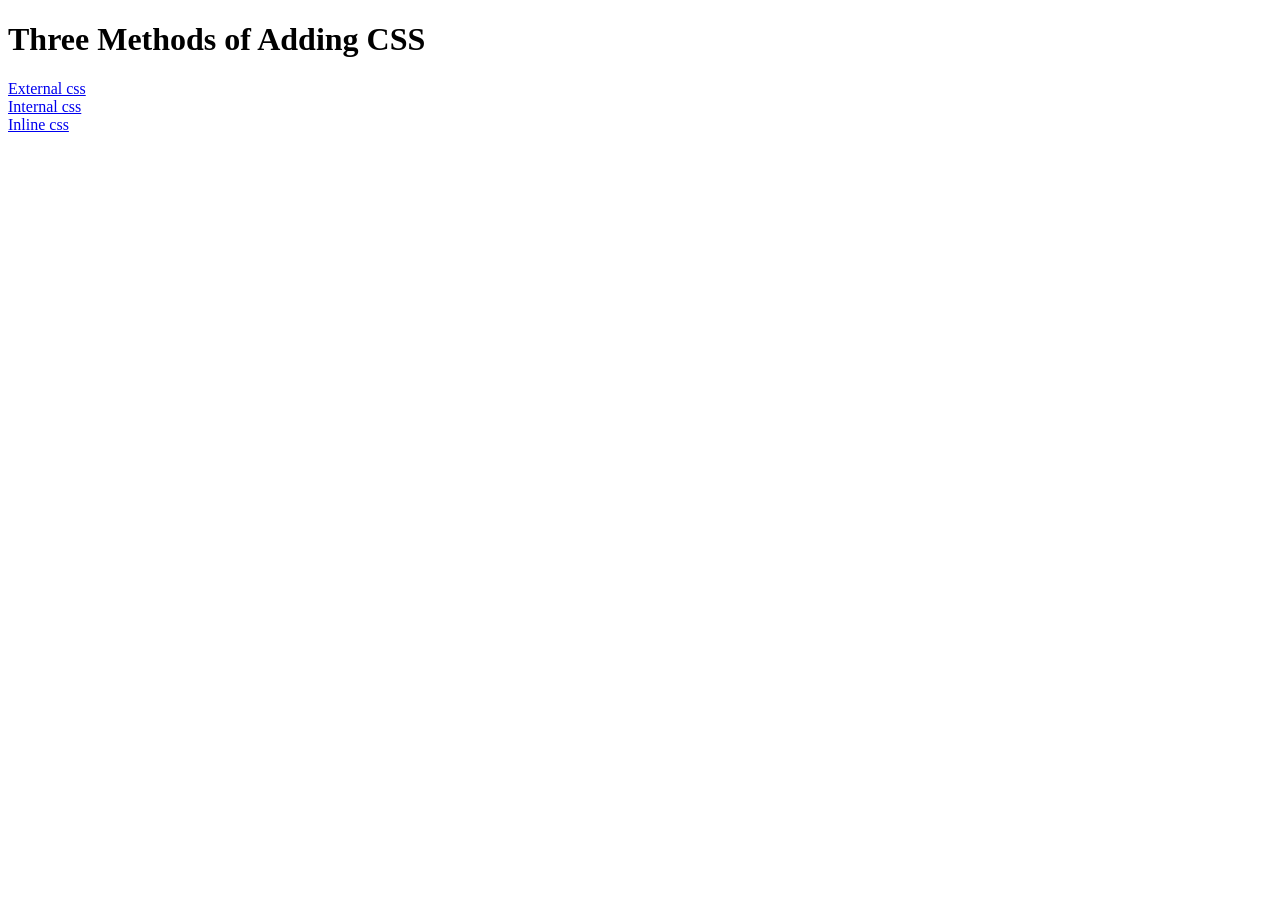
<file: CSC Activity I/index.html>
<!DOCTYPE html>
<html lang="en">

<head>
  <meta charset="UTF-8">
  <title>Adding CSS</title>
</head>

<body>
  <h1>Three Methods of Adding CSS</h1>
  <!-- Create 3 Links to The 3 Webpages: inline, internal and external -->
  <a href="external.html">External css</a><br>
  <a href="internal.html">Internal css</a><br>
  <a href="inline.html"> Inline css</a>
</body>

</html>
</file>
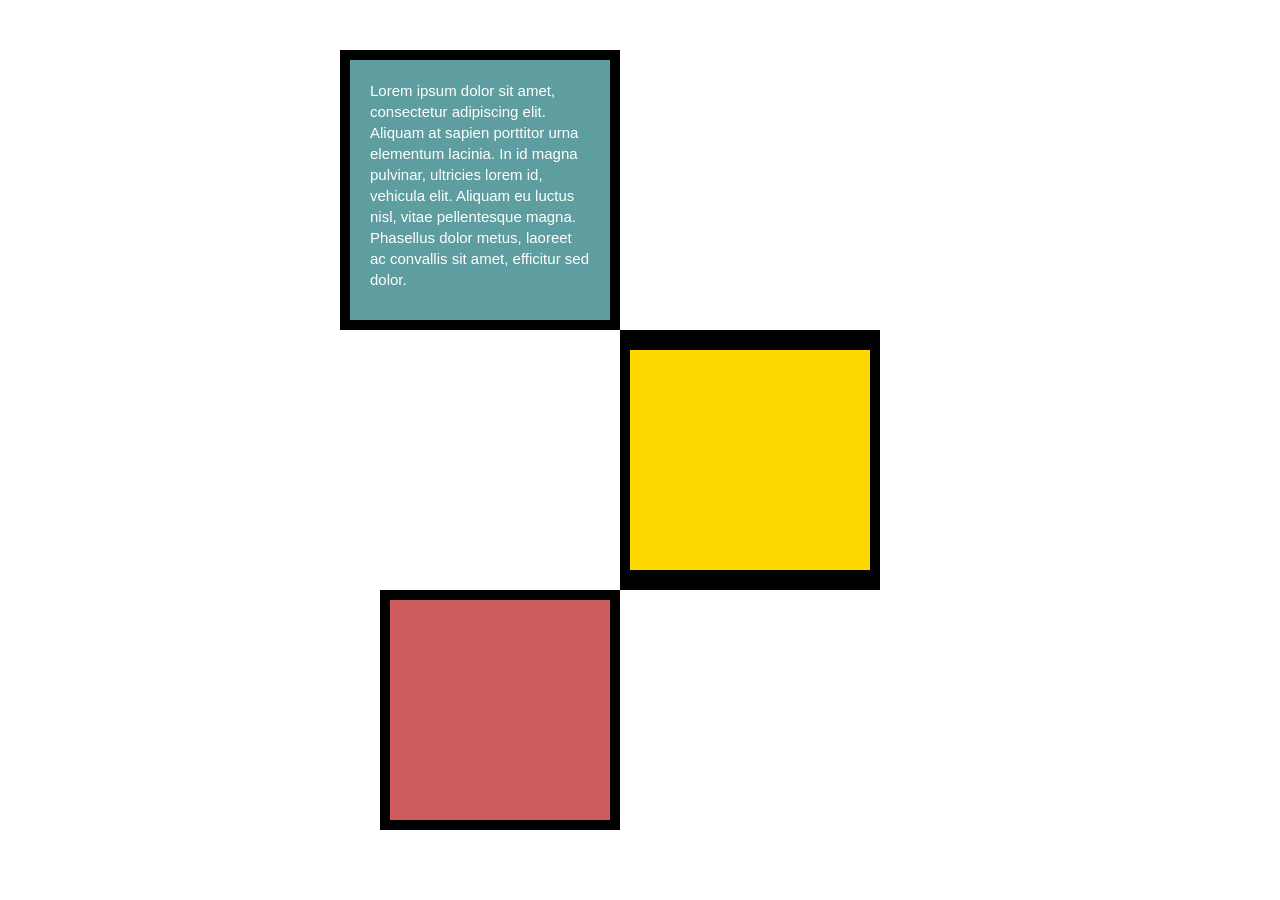
<file: CSC Activity II/index.html>
<!DOCTYPE html>
<html lang="en">
<head>
    <meta charset="UTF-8">
    <title>CSS Box Model Activity</title>
    <style>
        body {
            background-color: #ffffff;
            font-family: Arial, sans-serif;
            margin: 0;
            padding: 50px;
            display: flex;
            justify-content: center;
        }

        .container {
            position: relative; 
            width: 600px;
            height: 600px;
        }

        .box {
            position: absolute; 
            box-sizing: border-box;
        }

        .box1 {
            top: 0;
            left: 0;
            width: 280px;
            height: 280px;
            background-color: #5F9EA0;
            color: white;
            font-size: 15px;
            line-height: 1.4;
            padding: 20px;
            border: 10px solid black;
            z-index: 2;
        }

        .box1 p {
            margin: 0;
        }

        .box2 {
            top: 280px;
            left: 280px;
            width: 260px;
            height: 260px;
            background-color: #FFD700;
            border-top: 20px solid black;
            border-bottom: 20px solid black;
            border-left: 10px solid black;
            border-right: 10px solid black;
            z-index: 1;
        }

        .box3 {
            top: 540px;
            left: 40px;
            width: 240px;
            height: 240px;
            background-color: #CD5C5C;
            border: 10px solid black;
            z-index: 0;
        }
    </style>
</head>
<body>

    <div class="container">
        
        <div class="box box1">
            <p>Lorem ipsum dolor sit amet, consectetur adipiscing elit. Aliquam at sapien porttitor urna elementum lacinia. In id magna pulvinar, ultricies lorem id, vehicula elit. Aliquam eu luctus nisl, vitae pellentesque magna. Phasellus dolor metus, laoreet ac convallis sit amet, efficitur sed dolor.</p>
        </div>
        
        <div class="box box2"></div>
        
        <div class="box box3"></div>
        
    </div>

</body>
</html>
</file>
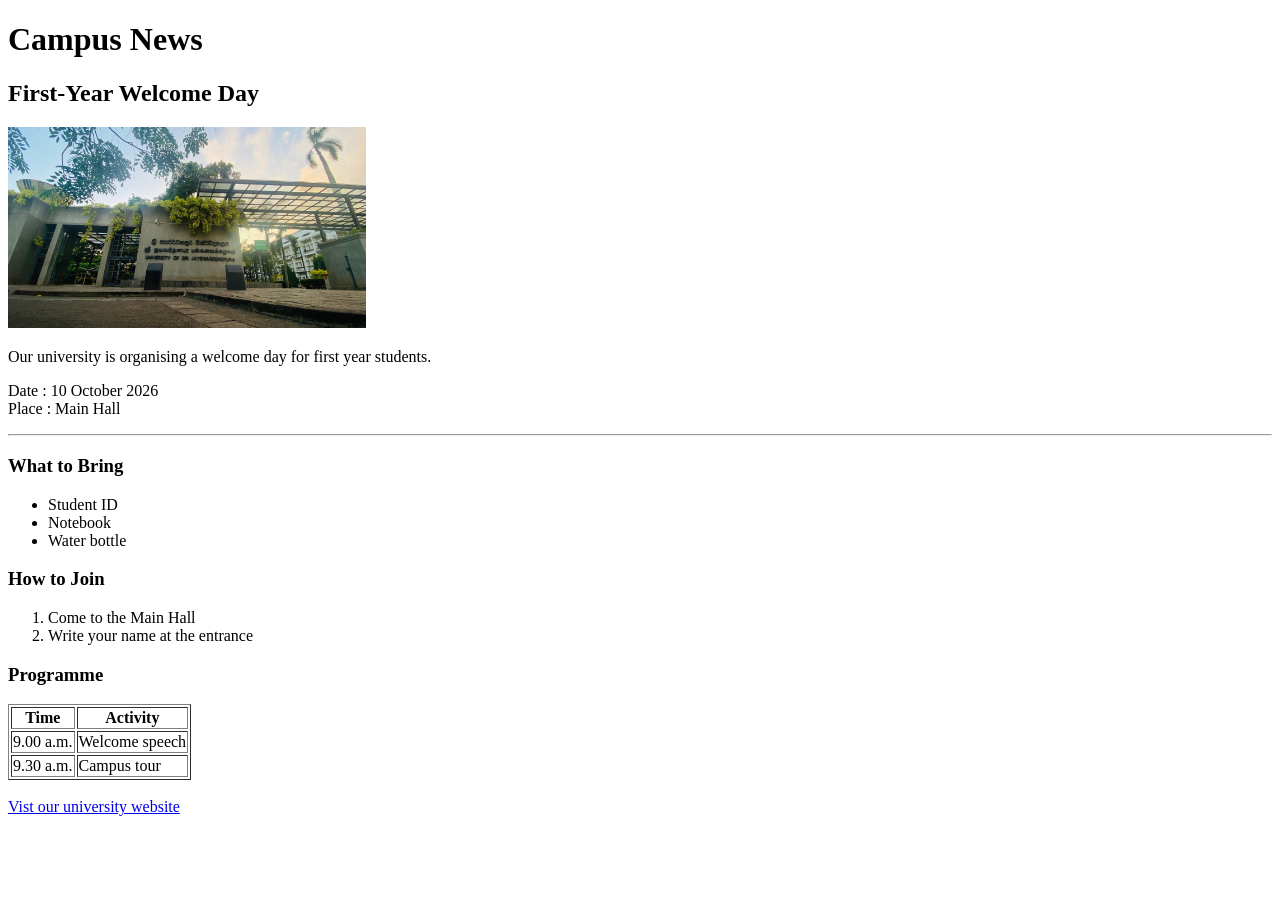
<file: Lab Practical 1/index.html>
<!DOCTYPE html>
<html>
    <head>
        <meta charset="UTF-8">
        <title>News of Japura </title>
        <body>
            <h1>Campus News</h1>
            <h2>First-Year Welcome Day</h2>
            <img src="university.jpg" alt="University campus"width="358">
            <p>Our university is organising a welcome day for first year students.</p>

            <p>
               Date  : 10 October 2026<br>
               Place : Main Hall
            </p>
            <hr>
            <h3>What to Bring</h3>
            <ul>
                <li>Student ID</li>
                <Li>Notebook</Li>
                <li>Water bottle</li>
            </ul>
            <h3>How to Join</h3>

            <ol>
                <li>Come to the Main Hall</li>
                <li>Write your name at the entrance</li>
            </ol>
            
            <h3>Programme</h3>
            <table border="1">

                <tr>
                    <th>Time</th>
                    <th>Activity</th>
                
                <tr>
                    <td>9.00 a.m.</td>
                    <td>Welcome speech</td>
                </tr>
                <tr>
                    <td>9.30 a.m.</td>
                    <td>Campus tour</td>
                </tr>

            </table><br>
            
            <a href="https://www.sjp.ac.lk/">Vist our university website</a>
        </body>

    </head>
</html>
</file>
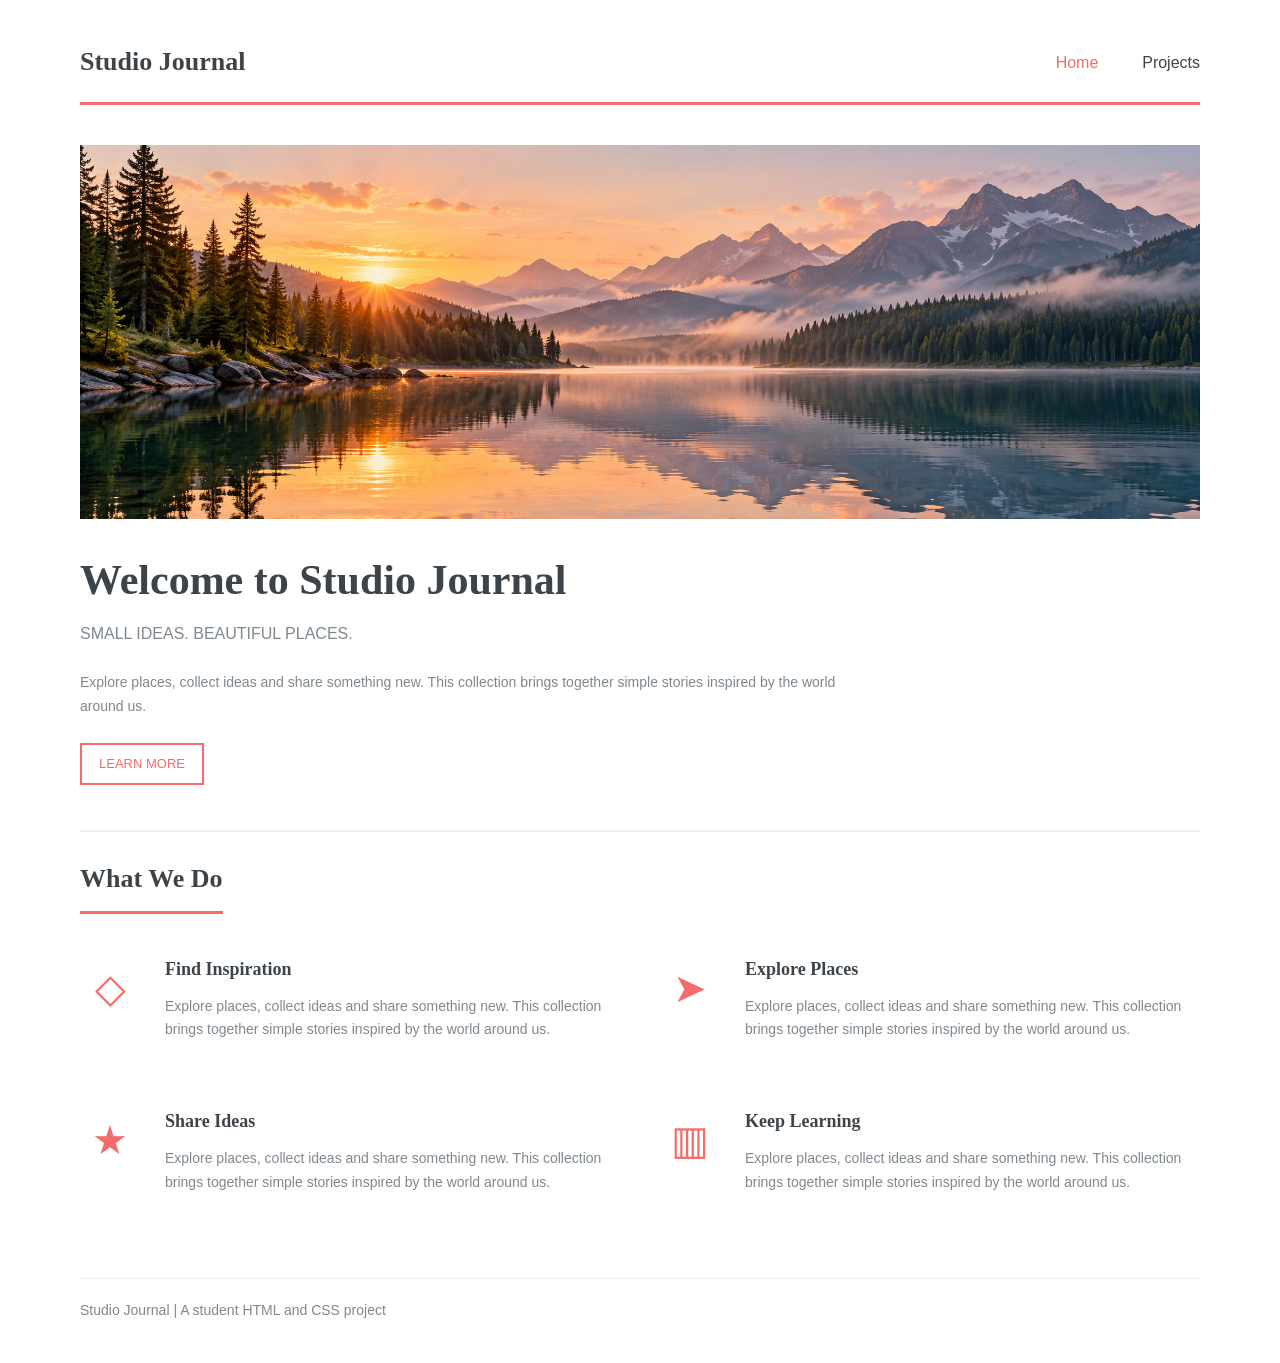
<file: Lab Practical 2/index.html>
<!DOCTYPE html>
<html lang="en">
<head>
    <meta charset="UTF-8">
    <meta name="viewport" content="width=device-width, initial-scale=1.0">
    <title>Studio Journal | Home</title>
    <link rel="stylesheet" href="style.css">
</head>
<body>
    <header>
        <a class="logo" href="index.html"><strong>Studio Journal</strong></a>
        <nav>
            <a href="index.html" class="active" aria-current="page">Home</a>
            <a href="projects.html">Projects</a>
        </nav>
    </header>

    <main>
        <section class="intro">
            <img class="banner" src="images/pic10.png" alt="Mountain lake at sunrise">
            <h1>Welcome to Studio Journal</h1>
            <p class="subtitle">Small ideas. Beautiful places.</p>
            <p>Explore places, collect ideas and share something new. This collection brings together simple stories inspired by the world around us.</p>
            <a class="button" href="#features">Learn More</a>
        </section>

        <section id="features">
            <h2>What We Do</h2>
            <div class="features">
                <article class="feature">
                    <span class="icon" aria-hidden="true">◇</span>
                    <div>
                        <h3>Find Inspiration</h3>
                        <p>Explore places, collect ideas and share something new. This collection brings together simple stories inspired by the world around us.</p>
                    </div>
                </article>
                <article class="feature">
                    <span class="icon" aria-hidden="true">➤</span>
                    <div>
                        <h3>Explore Places</h3>
                        <p>Explore places, collect ideas and share something new. This collection brings together simple stories inspired by the world around us.</p>
                    </div>
                </article>
                <article class="feature">
                    <span class="icon" aria-hidden="true">★</span>
                    <div>
                        <h3>Share Ideas</h3>
                        <p>Explore places, collect ideas and share something new. This collection brings together simple stories inspired by the world around us.</p>
                    </div>
                </article>
                <article class="feature">
                    <span class="icon" aria-hidden="true">▥</span>
                    <div>
                        <h3>Keep Learning</h3>
                        <p>Explore places, collect ideas and share something new. This collection brings together simple stories inspired by the world around us.</p>
                    </div>
                </article>
            </div>
        </section>
    </main>
    <footer>Studio Journal | A student HTML and CSS project</footer>
</body>
</html>
</file>
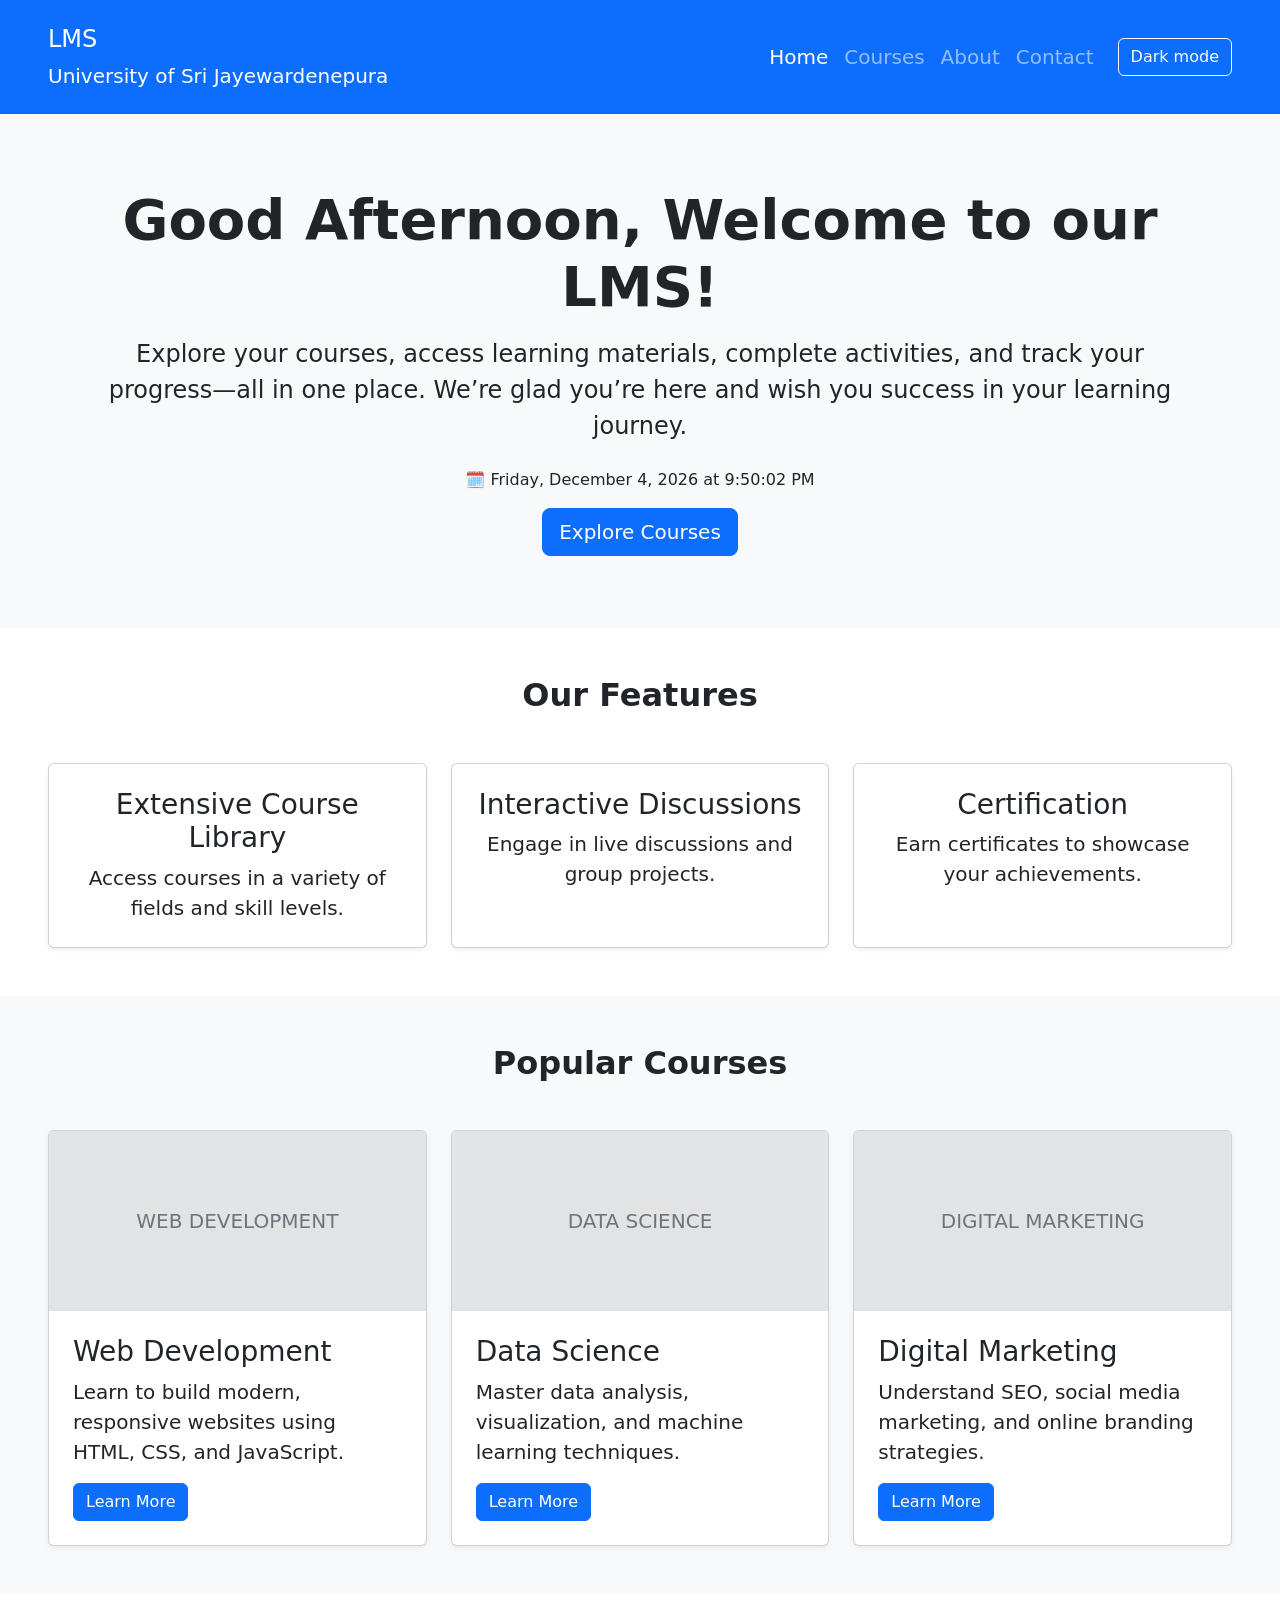
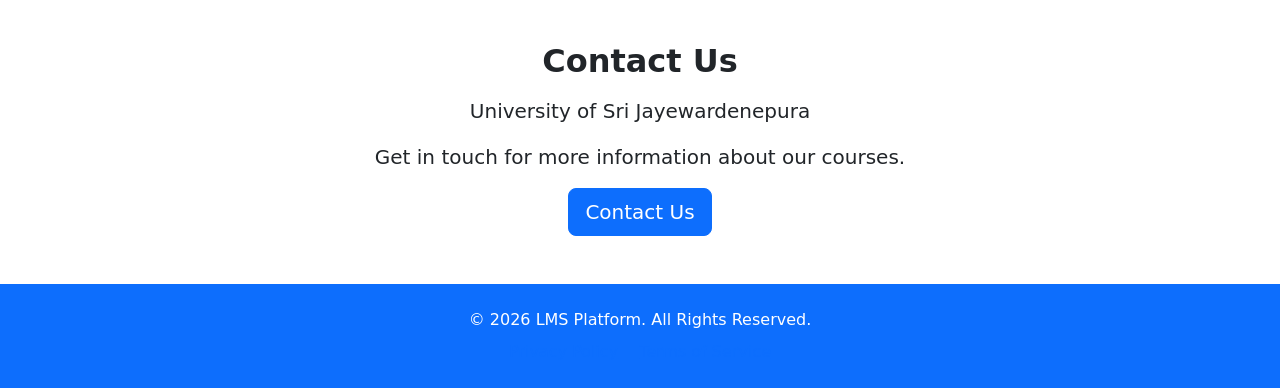
<file: Practical 2 LMS using Bootstrap/index.html>
<!DOCTYPE html>
<html lang="en">

<head>
    <meta charset="UTF-8">
    <meta name="viewport" content="width=device-width, initial-scale=1.0">
    <title>LMS | University of Sri Jayewardenepura</title>

    <link href="https://cdn.jsdelivr.net/npm/bootstrap@5.3.3/dist/css/bootstrap.min.css" rel="stylesheet">
    <style>
        :root[data-theme="dark"] {
            color-scheme: dark;
        }

        :root[data-theme="dark"] body,
        :root[data-theme="dark"] .card,
        :root[data-theme="dark"] .modal-content {
            color: #f8f9fa;
            background-color: #212529;
        }

        :root[data-theme="dark"] .bg-light,
        :root[data-theme="dark"] .bg-secondary-subtle {
            color: #f8f9fa !important;
            background-color: #343a40 !important;
        }

        :root[data-theme="dark"] .text-secondary {
            color: #adb5bd !important;
        }

        :root[data-theme="dark"] .btn-close {
            filter: invert(1) grayscale(100%) brightness(200%);
        }
    </style>
</head>

<body class="min-vh-100">

    <div class="container-fluid p-0 min-vh-100 d-flex flex-column">

        <nav class="navbar navbar-expand-lg navbar-dark bg-primary px-5 py-3">

            <a class="navbar-brand fs-4" href="#home">
                LMS <br>
                <span class="fs-5">University of Sri Jayewardenepura</span>
            </a>

            <button class="navbar-toggler" type="button" data-bs-toggle="collapse" data-bs-target="#menu">
                <span class="navbar-toggler-icon"></span>
            </button>

            <div class="collapse navbar-collapse" id="menu">
                <ul class="navbar-nav ms-auto fs-5">
                    <li class="nav-item">
                        <a class="nav-link active" href="#home">Home</a>
                    </li>
                    <li class="nav-item">
                        <a class="nav-link" href="#courses">Courses</a>
                    </li>
                    <li class="nav-item">
                        <a class="nav-link" href="#about">About</a>
                    </li>
                    <li class="nav-item">
                        <a class="nav-link" href="#contact">Contact</a>
                    </li>
                </ul>
                <button id="theme-toggle" class="btn btn-outline-light ms-lg-3 mt-3 mt-lg-0" type="button"
                    aria-pressed="false">
                    <span id="theme-toggle-icon" aria-hidden="true">🌙</span>
                    <span id="theme-toggle-label">Dark mode</span>
                </button>
            </div>

        </nav>

        <main class="flex-grow-1">

            <section id="home" class="bg-light text-center py-5 px-3">
                <div class="container py-4">
                    <h1 class="display-4 fw-bold">
                        <span id="greeting"></span> Welcome to our LMS!
                    </h1>

                    <p class="fs-4 mt-3">
                        Explore your courses, access learning materials, complete activities,
                        and track your progress—all in one place. We’re glad you’re here and wish
                        you success in your learning journey.
                    </p>

                    <p class="fs-6 mt-4 mb-0">
                        <span aria-hidden="true">🗓️</span>
                        <time id="current-datetime" aria-label="Current date and time"></time>
                    </p>

                    <a href="#courses" class="btn btn-primary btn-lg mt-3">
                        Explore Courses
                    </a>
                </div>
            </section>

            <section id="about" class="container-fluid px-5 py-5">
                <h2 class="text-center fw-bold mb-5">Our Features</h2>

                <div class="row g-4">

                    <div class="col-md-4">
                        <div class="card h-100 shadow-sm">
                            <div class="card-body text-center p-4">
                                <h3 class="card-title">Extensive Course Library</h3>
                                <p class="card-text fs-5">
                                    Access courses in a variety of fields and skill levels.
                                </p>
                            </div>
                        </div>
                    </div>

                    <div class="col-md-4">
                        <div class="card h-100 shadow-sm">
                            <div class="card-body text-center p-4">
                                <h3 class="card-title">Interactive Discussions</h3>
                                <p class="card-text fs-5">
                                    Engage in live discussions and group projects.
                                </p>
                            </div>
                        </div>
                    </div>

                    <div class="col-md-4">
                        <div class="card h-100 shadow-sm">
                            <div class="card-body text-center p-4">
                                <h3 class="card-title">Certification</h3>
                                <p class="card-text fs-5">
                                    Earn certificates to showcase your achievements.
                                </p>
                            </div>
                        </div>
                    </div>

                </div>
            </section>

            <section id="courses" class="container-fluid px-5 py-5 bg-light">
                <h2 class="text-center fw-bold mb-5">Popular Courses</h2>

                <div class="row g-4">

                    <div class="col-md-4">
                        <div class="card h-100 shadow-sm">
                            <div class="bg-secondary-subtle d-flex align-items-center justify-content-center"
                                style="height: 180px;">
                                <span class="fs-5 text-secondary">WEB DEVELOPMENT</span>
                            </div>
                            <div class="card-body p-4">
                                <h3 class="card-title">Web Development</h3>
                                <p class="card-text fs-5">
                                    Learn to build modern, responsive websites using HTML, CSS, and JavaScript.
                                </p>
                                <button type="button" class="btn btn-primary" data-bs-toggle="modal"
                                    data-bs-target="#webDevelopmentModal">Learn More</button>
                            </div>
                        </div>
                    </div>

                    <div class="col-md-4">
                        <div class="card h-100 shadow-sm">
                            <div class="bg-secondary-subtle d-flex align-items-center justify-content-center"
                                style="height: 180px;">
                                <span class="fs-5 text-secondary">DATA SCIENCE</span>
                            </div>
                            <div class="card-body p-4">
                                <h3 class="card-title">Data Science</h3>
                                <p class="card-text fs-5">
                                    Master data analysis, visualization, and machine learning techniques.
                                </p>
                                <button type="button" class="btn btn-primary" data-bs-toggle="modal"
                                    data-bs-target="#dataScienceModal">Learn More</button>
                            </div>
                        </div>
                    </div>

                    <div class="col-md-4">
                        <div class="card h-100 shadow-sm">
                            <div class="bg-secondary-subtle d-flex align-items-center justify-content-center"
                                style="height: 180px;">
                                <span class="fs-5 text-secondary">DIGITAL MARKETING</span>
                            </div>
                            <div class="card-body p-4">
                                <h3 class="card-title">Digital Marketing</h3>
                                <p class="card-text fs-5">
                                    Understand SEO, social media marketing, and online branding strategies.
                                </p>
                                <button type="button" class="btn btn-primary" data-bs-toggle="modal"
                                    data-bs-target="#digitalMarketingModal">Learn More</button>
                            </div>
                        </div>
                    </div>

                </div>
            </section>

            <div class="modal fade" id="webDevelopmentModal" tabindex="-1" aria-labelledby="webDevelopmentModalLabel"
                aria-hidden="true">
                <div class="modal-dialog modal-dialog-centered">
                    <div class="modal-content">
                        <div class="modal-header">
                            <h2 class="modal-title fs-4" id="webDevelopmentModalLabel">💻 Web Development</h2>
                            <button type="button" class="btn-close" data-bs-dismiss="modal" aria-label="Close"></button>
                        </div>
                        <div class="modal-body">
                            <p>Learn how websites are planned, built, and brought to life in a browser. Start with the
                                foundations, then put them together in responsive pages of your own.</p>
                            <h3 class="fs-6 fw-bold">Explore topics like</h3>
                            <ul class="mb-0">
                                <li>HTML structure and accessible content</li>
                                <li>CSS styling, layouts, and responsive design</li>
                                <li>JavaScript fundamentals and interactivity</li>
                            </ul>
                        </div>
                        <div class="modal-footer">
                            <button type="button" class="btn btn-secondary" data-bs-dismiss="modal">Close</button>
                        </div>
                    </div>
                </div>
            </div>

            <div class="modal fade" id="dataScienceModal" tabindex="-1" aria-labelledby="dataScienceModalLabel"
                aria-hidden="true">
                <div class="modal-dialog modal-dialog-centered">
                    <div class="modal-content">
                        <div class="modal-header">
                            <h2 class="modal-title fs-4" id="dataScienceModalLabel">📊 Data Science</h2>
                            <button type="button" class="btn-close" data-bs-dismiss="modal" aria-label="Close"></button>
                        </div>
                        <div class="modal-body">
                            <p>Discover how to turn raw data into useful insights. Practice asking questions, exploring
                                datasets, and communicating what the results mean.</p>
                            <h3 class="fs-6 fw-bold">Explore topics like</h3>
                            <ul class="mb-0">
                                <li>Data preparation and exploratory analysis</li>
                                <li>Charts, visualization, and communicating findings</li>
                                <li>Introduction to statistics and machine learning</li>
                            </ul>
                        </div>
                        <div class="modal-footer">
                            <button type="button" class="btn btn-secondary" data-bs-dismiss="modal">Close</button>
                        </div>
                    </div>
                </div>
            </div>

            <div class="modal fade" id="digitalMarketingModal" tabindex="-1"
                aria-labelledby="digitalMarketingModalLabel" aria-hidden="true">
                <div class="modal-dialog modal-dialog-centered">
                    <div class="modal-content">
                        <div class="modal-header">
                            <h2 class="modal-title fs-4" id="digitalMarketingModalLabel">📣 Digital Marketing</h2>
                            <button type="button" class="btn-close" data-bs-dismiss="modal" aria-label="Close"></button>
                        </div>
                        <div class="modal-body">
                            <p>Learn how organizations reach and engage audiences online. Explore practical ways to
                                build a digital presence and measure how well a campaign is working.</p>
                            <h3 class="fs-6 fw-bold">Explore topics like</h3>
                            <ul class="mb-0">
                                <li>Search engine optimization (SEO)</li>
                                <li>Social media and content strategy</li>
                                <li>Online branding and campaign analytics</li>
                            </ul>
                        </div>
                        <div class="modal-footer">
                            <button type="button" class="btn btn-secondary" data-bs-dismiss="modal">Close</button>
                        </div>
                    </div>
                </div>
            </div>

            <section id="contact" class="contact-section text-center py-5 px-3">
                <h2 class="fw-bold">Contact Us</h2>
                <p class="fs-5 mt-3">
                    University of Sri Jayewardenepura
                </p>
                <p class="fs-5">
                    Get in touch for more information about our courses.
                </p>
                <a href="mailto:info@sjp.ac.lk" class="btn btn-primary btn-lg">
                    Contact Us
                </a>
            </section>

        </main>

        <footer class="bg-primary text-white text-center py-4 mt-auto">
            <p class="mb-2">
                © 2026 LMS Platform. All Rights Reserved.
            </p>
            <a href="#privacy" class="me-3">Privacy Policy</a>
            <a href="#terms">Terms of Service</a>
        </footer>

    </div>

    <script src="https://cdn.jsdelivr.net/npm/bootstrap@5.3.3/dist/js/bootstrap.bundle.min.js"></script>
    <script src="java.js"></script>

</body>

</html>
</file>
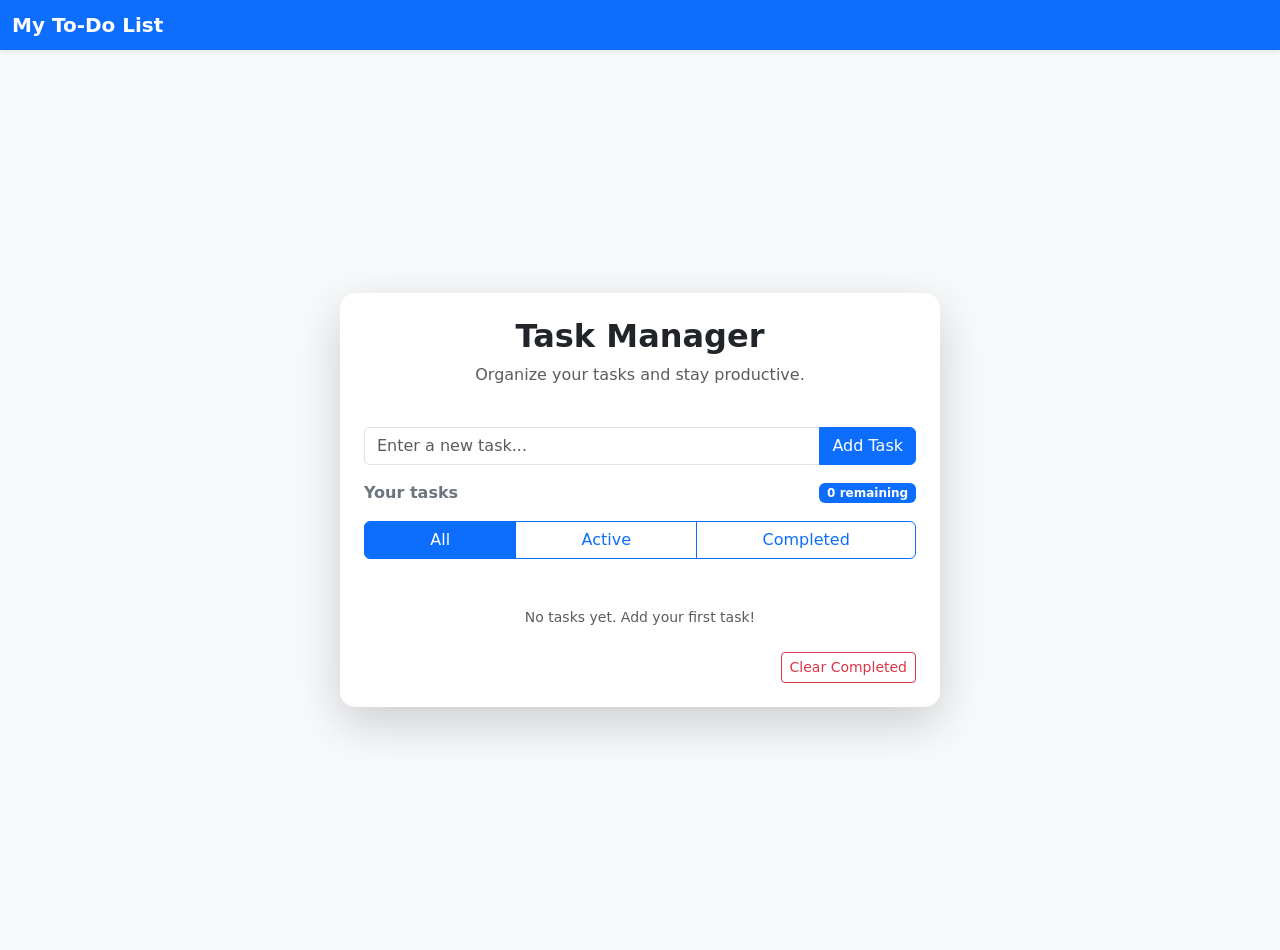
<file: To-Do List Web Application/index.html>
<!DOCTYPE html>
<html lang="en">
<head>
    <meta charset="UTF-8">
    <meta name="viewport" content="width=device-width, initial-scale=1.0">
    <title>My To-Do List</title>
    
    <link href="https://cdn.jsdelivr.net/npm/bootstrap@5.3.0/dist/css/bootstrap.min.css" rel="stylesheet">
    <link rel="stylesheet" href="style.css">
</head>
<body class="bg-light">

    <nav class="navbar navbar-dark bg-primary shadow-sm">
        <div class="container-fluid">
            <span class="navbar-brand mb-0 h1 fw-bold">My To-Do List</span>
        </div>
    </nav>

    <div class="container d-flex justify-content-center align-items-center min-vh-100 py-4">
        <div class="card shadow-lg border-0 p-4 w-100" style="max-width: 600px; border-radius: 15px;">
            
            <div class="text-center mb-4">
                <h2 class="fw-bold">Task Manager</h2>
                <p class="text-muted">Organize your tasks and stay productive.</p>
            </div>

            <div class="input-group mb-2">
                <input type="text" id="taskInput" class="form-control" placeholder="Enter a new task...">
                <button class="btn btn-primary" id="addTaskBtn" type="button">Add Task</button>
            </div>
            
            <div id="errorMessage" class="text-danger small mb-3 d-none">Task cannot be empty!</div>

            <div class="d-flex justify-content-between align-items-center mb-3 mt-2">
                <span class="fw-semibold text-secondary">Your tasks</span>
                <span class="badge bg-primary" id="taskCounter">0 remaining</span>
            </div>

            <div class="btn-group w-100 mb-3" role="group">
                <button type="button" class="btn btn-outline-primary active filter-btn" data-filter="all">All</button>
                <button type="button" class="btn btn-outline-primary filter-btn" data-filter="active">Active</button>
                <button type="button" class="btn btn-outline-primary filter-btn" data-filter="completed">Completed</button>
            </div>

            <ul class="list-group mb-3" id="taskList"></ul>
            
            <div id="emptyState" class="text-center text-muted small my-3">
                No tasks yet. Add your first task!
            </div>

            <div class="d-flex justify-content-end mt-2">
                <button class="btn btn-outline-danger btn-sm" id="clearCompletedBtn">Clear Completed</button>
            </div>
        </div>
    </div>

    <script src="https://cdn.jsdelivr.net/npm/bootstrap@5.3.0/dist/js/bootstrap.bundle.min.js"></script>
    <script src="script.js"></script>
</body>
</html>
</file>
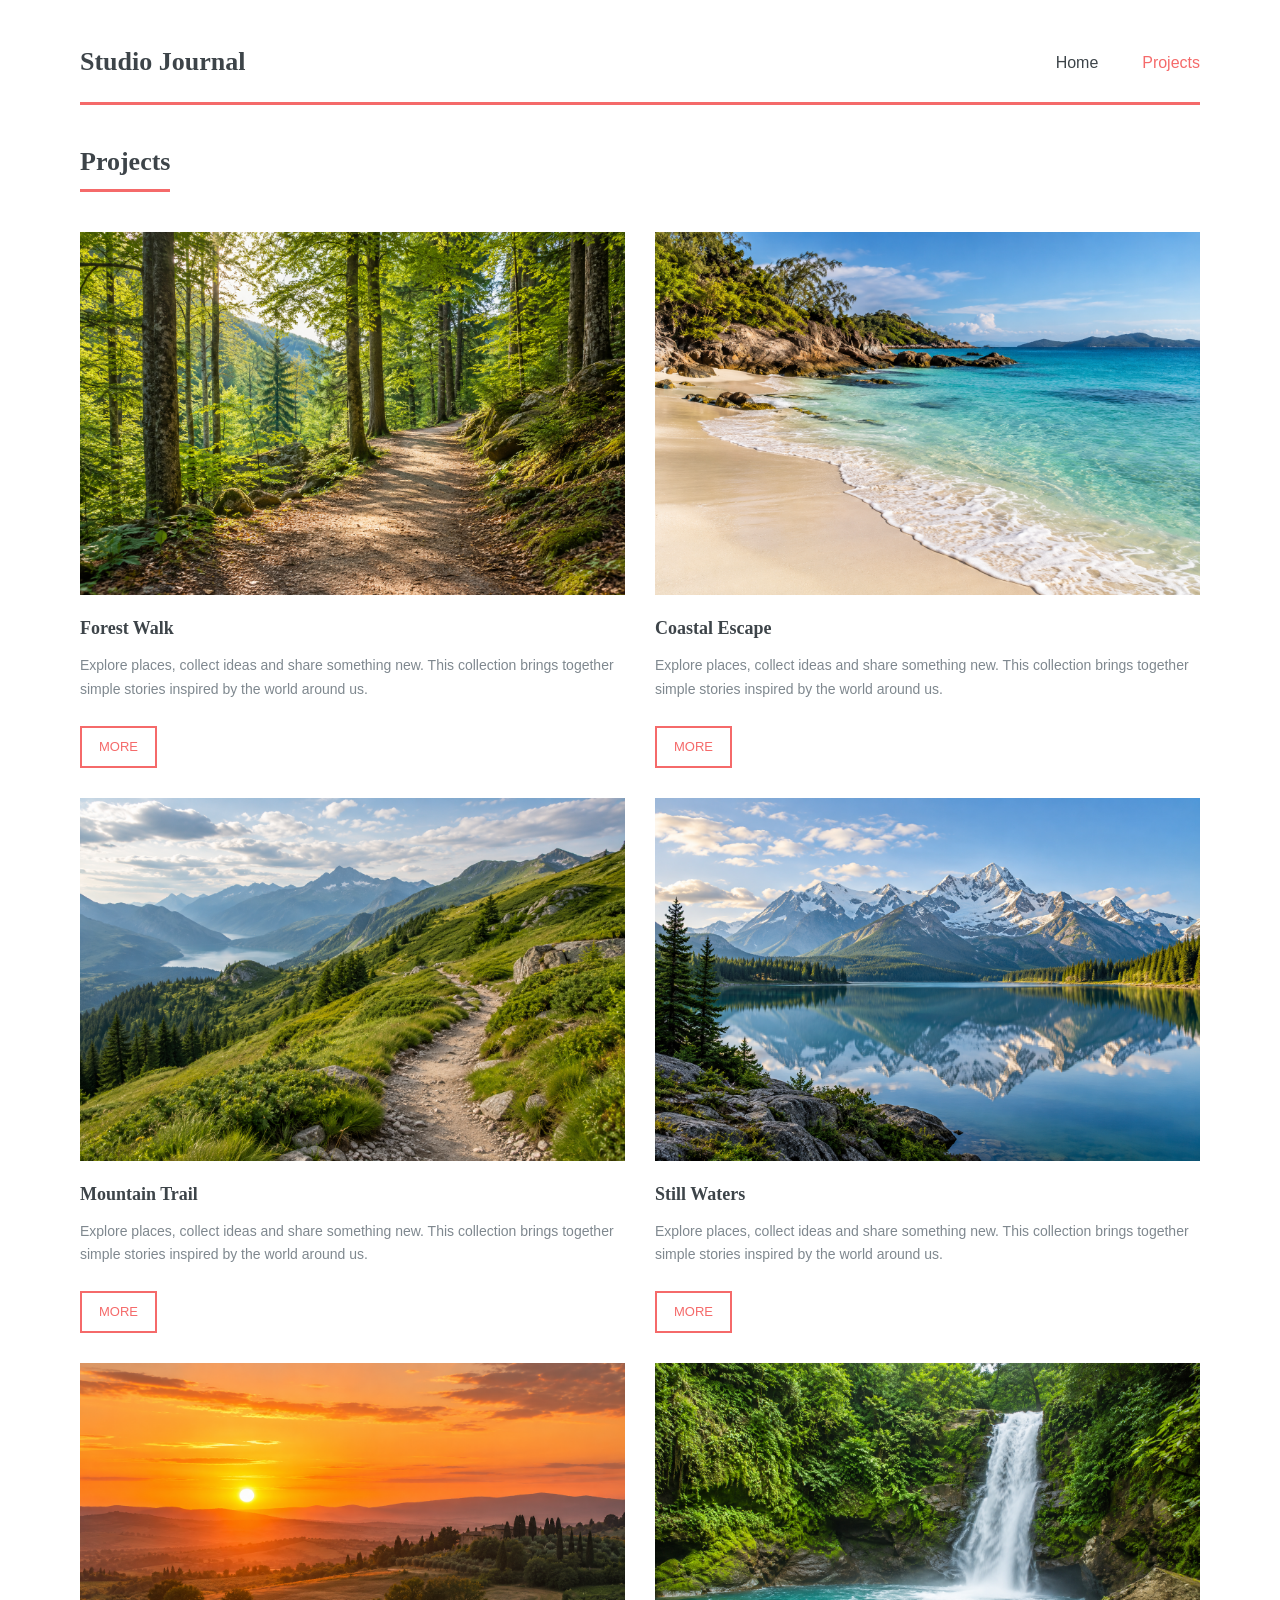
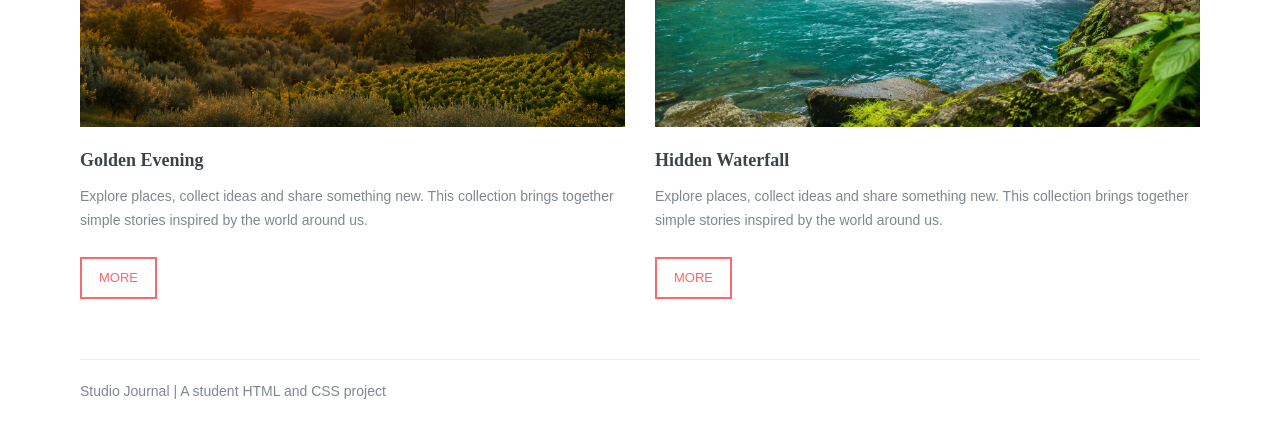
<file: Lab Practical 2/projects.html>
<!DOCTYPE html>
<html lang="en">
<head>
    <meta charset="UTF-8">
    <meta name="viewport" content="width=device-width, initial-scale=1.0">
    <title>Studio Journal | Projects</title>
    <link rel="stylesheet" href="style.css">
</head>
<body>
    <header>
        <a class="logo" href="index.html"><strong>Studio Journal</strong></a>
        <nav>
            <a href="index.html">Home</a>
            <a href="projects.html" class="active" aria-current="page">Projects</a>
        </nav>
    </header>

    <main>
        <section>
            <h1 class="section-title">Projects</h1>
            <div class="projects">
                <article>
                    <img src="images/pic01.png" alt="Sunlit path through a green forest">
                    <h3>Forest Walk</h3>
                    <p>Explore places, collect ideas and share something new. This collection brings together simple stories inspired by the world around us.</p>
                    <a class="button" href="images/pic01.png">More</a>
                </article>
                <article>
                    <img src="images/pic02.png" alt="Sandy coastline beside turquoise water">
                    <h3>Coastal Escape</h3>
                    <p>Explore places, collect ideas and share something new. This collection brings together simple stories inspired by the world around us.</p>
                    <a class="button" href="images/pic02.png">More</a>
                </article>
                <article>
                    <img src="images/pic03.png" alt="Trail through green mountain hills">
                    <h3>Mountain Trail</h3>
                    <p>Explore places, collect ideas and share something new. This collection brings together simple stories inspired by the world around us.</p>
                    <a class="button" href="images/pic03.png">More</a>
                </article>
                <article>
                    <img src="images/pic04.png" alt="Lake reflecting distant mountains">
                    <h3>Still Waters</h3>
                    <p>Explore places, collect ideas and share something new. This collection brings together simple stories inspired by the world around us.</p>
                    <a class="button" href="images/pic04.png">More</a>
                </article>
                <article>
                    <img src="images/pic05.png" alt="Sunset over rolling countryside">
                    <h3>Golden Evening</h3>
                    <p>Explore places, collect ideas and share something new. This collection brings together simple stories inspired by the world around us.</p>
                    <a class="button" href="images/pic05.png">More</a>
                </article>
                <article>
                    <img src="images/pic06.png" alt="Waterfall surrounded by green plants">
                    <h3>Hidden Waterfall</h3>
                    <p>Explore places, collect ideas and share something new. This collection brings together simple stories inspired by the world around us.</p>
                    <a class="button" href="images/pic06.png">More</a>
                </article>
            </div>
        </section>
    </main>
    <footer>Studio Journal | A student HTML and CSS project</footer>
</body>
</html>
</file>
<file: Lab Practical 2/style.css>
* {
    box-sizing: border-box;
}

body {
    max-width: 1200px;
    margin: auto;
    padding: 40px;
    color: #7f888f;
    font-family: Arial, sans-serif;
    font-size: 14px;
    line-height: 1.7;
}

h1, h2, h3, .logo, .button {
    font-family: Georgia, serif;
    color: #3d4449;
}

h1 {
    font-size: 42px;
    line-height: 1.3;
    margin-bottom: 12px;
}

h2, .section-title {
    display: table;
    font-size: 26px;
    border-bottom: 3px solid #f56a6a;
    padding-bottom: 10px;
    margin: 0 0 40px;
}

h3 {
    font-size: 18px;
    margin: 18px 0 10px;
}

p {
    margin: 0 0 24px;
}

header {
    display: flex;
    justify-content: space-between;
    align-items: center;
    border-bottom: 3px solid #f56a6a;
    padding-bottom: 18px;
    margin-bottom: 40px;
}

.logo {
    font-size: 26px;
    text-decoration: none;
}

nav a {
    color: #3d4449;
    text-decoration: none;
    margin-left: 40px;
    font-size: 16px;
}

nav a.active {
    color: #f56a6a;
}

main {
    width: 100%;
}

.banner {
    width: 100%;
    display: block;
    margin-bottom: 25px;
}

.subtitle {
    font-size: 16px;
    text-transform: uppercase;
}

.intro p {
    max-width: 760px;
}

.button {
    display: inline-block;
    border: 2px solid #f56a6a;
    padding: 8px 17px;
    color: #f56a6a;
    text-decoration: none;
    font-family: Arial, sans-serif;
    font-size: 13px;
    text-transform: uppercase;
}

.button:hover {
    background-color: #f56a6a;
    color: white;
}

#features {
    border-top: 2px solid #eeeeee;
    margin-top: 45px;
    padding-top: 25px;
}

.features {
    display: grid;
    grid-template-columns: 1fr 1fr;
    gap: 40px;
}

.feature {
    display: grid;
    grid-template-columns: 60px 1fr;
    gap: 25px;
}

.icon {
    color: #f56a6a;
    font-size: 40px;
    text-align: center;
}

.feature h3 {
    margin-top: 0;
}

.projects {
    display: grid;
    grid-template-columns: 1fr 1fr;
    gap: 30px;
}

.projects img {
    width: 100%;
    display: block;
}

.projects h3 {
    margin-bottom: 10px;
}

footer {
    border-top: 1px solid #eeeeee;
    margin-top: 60px;
    padding-top: 20px;
}

@media (max-width: 700px) {
    .features,
    .projects {
        grid-template-columns: 1fr;
    }

    header {
        flex-direction: column;
        align-items: flex-start;
    }

    nav {
        margin-top: 15px;
    }
}
</file>
<file: To-Do List Web Application/style.css>
body {
    background-color: #f4f7f6 !important;
}

.task-completed span {
    text-decoration: line-through;
    color: #6c757d;
    opacity: 0.7;
}

.list-group-item {
    transition: all 0.3s ease;
}

.list-group-item:hover {
    background-color: #f8f9fa;
}

.form-check-input:checked {
    background-color: #0d6efd;
    border-color: #0d6efd;
}

.btn-group .btn.active {
    background-color: #0d6efd !important;
    color: white !important;
    border-color: #0d6efd !important;
}
</file>
